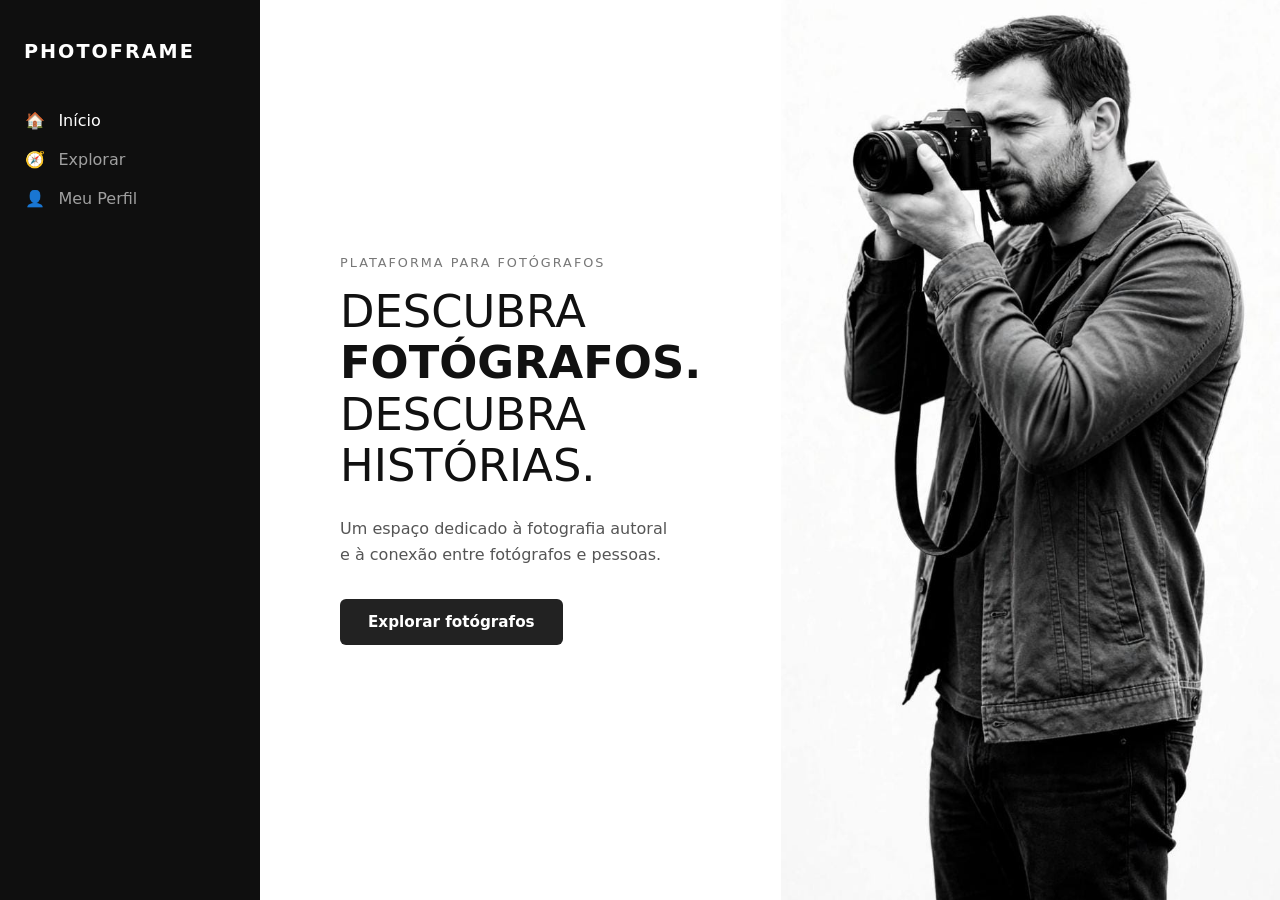
<file: index.html>
<!DOCTYPE html>
<html lang="pt-BR">
<head>
    <meta charset="UTF-8">
    <meta name="viewport" content="width=device-width, initial-scale=1.0">
    <meta name="description" content="PhotoFrame: plataforma para fotógrafos divulgarem seus portfólios e se conectarem com pessoas.">
    <title>PhotoFrame - Início</title>
    <link rel="icon" href="data:image/svg+xml,%3Csvg xmlns='http://www.w3.org/2000/svg' viewBox='0 0 100 100'%3E%3Ctext y='.9em' font-size='90'%3E📷%3C/text%3E%3C/svg%3E">
    <link rel="stylesheet" href="css/style.css">
    <script src="js/script.js" defer></script>
</head>
<body class="home-layout" data-page="home">

    <!-- MENU LATERAL (SIDEBAR) -->
    <aside class="sidebar">
        <div class="logo"><a href="index.html">PHOTOFRAME</a></div>
        <nav class="sidebar-nav" aria-label="Menu principal">
            <a href="index.html" class="active" aria-current="page"><span class="icon" aria-hidden="true">🏠</span> Início</a>
            <a href="explorar.html"><span class="icon" aria-hidden="true">🧭</span> Explorar</a>
            <a href="dashboard.html"><span class="icon" aria-hidden="true">👤</span> Meu Perfil</a>
        </nav>
    </aside>

    <!-- CONTEÚDO PRINCIPAL -->
    <main class="home-hero">
        <div class="hero-content">
            <p class="subtitle">Plataforma para fotógrafos</p>
            <h1>DESCUBRA<br><strong>FOTÓGRAFOS.</strong><br>DESCUBRA HISTÓRIAS.</h1>
            <p class="description">Um espaço dedicado à fotografia autoral<br>e à conexão entre fotógrafos e pessoas.</p>
            <a href="explorar.html" class="btn-primary">Explorar fotógrafos</a>
        </div>
        <div class="hero-image">
            <img src="images/fotografo.png" alt="Fotografia de exibição">
        </div>
    </main>

</body>
</html>
</file>
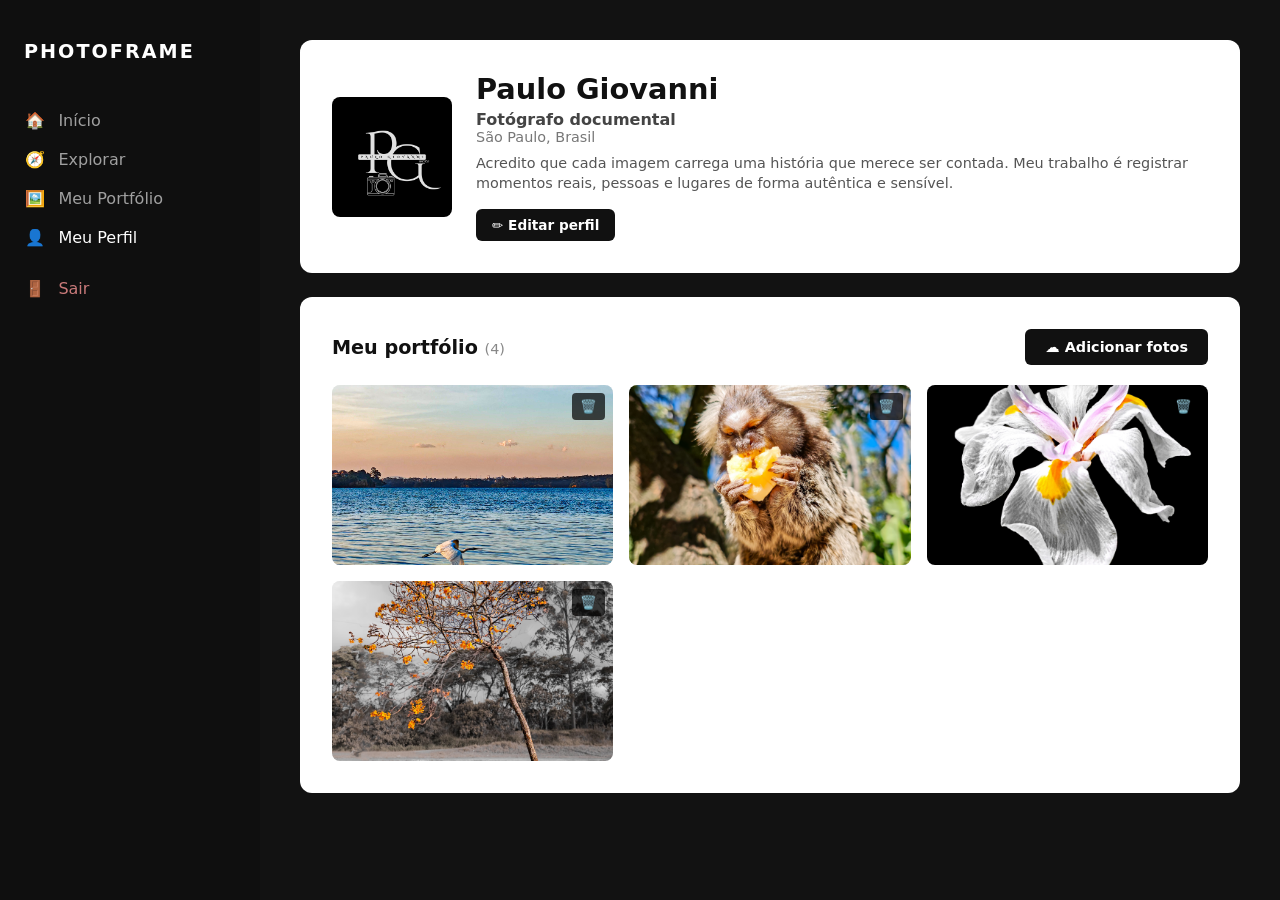
<file: dashboard.html>
<!DOCTYPE html>
<html lang="pt-BR">
<head>
    <meta charset="UTF-8">
    <meta name="viewport" content="width=device-width, initial-scale=1.0">
    <title>PhotoFrame - Painel do Fotógrafo</title>
    <link rel="icon" href="data:image/svg+xml,%3Csvg xmlns='http://www.w3.org/2000/svg' viewBox='0 0 100 100'%3E%3Ctext y='.9em' font-size='90'%3E📷%3C/text%3E%3C/svg%3E">
    <link rel="stylesheet" href="css/style.css">
    <script src="js/script.js" defer></script>
</head>
<body class="dashboard-body" data-page="dashboard">

    <!-- BARRA LATERAL (SIDEBAR) -->
    <aside class="sidebar">
        <div class="logo"><a href="index.html">PHOTOFRAME</a></div>
        <nav class="sidebar-nav" aria-label="Menu principal">
            <a href="index.html"><span class="icon" aria-hidden="true">🏠</span> Início</a>
            <a href="explorar.html"><span class="icon" aria-hidden="true">🧭</span> Explorar</a>
            <a href="perfil.html?id=1"><span class="icon" aria-hidden="true">🖼️</span> Meu Portfólio</a>
            <a href="dashboard.html" class="active" aria-current="page"><span class="icon" aria-hidden="true">👤</span> Meu Perfil</a>
            <a href="index.html" class="logout"><span class="icon" aria-hidden="true">🚪</span> Sair</a>
        </nav>
    </aside>

    <!-- CONTEÚDO PRINCIPAL (DASHBOARD) -->
    <div class="dashboard-container">

        <main class="dashboard-main">

            <!-- HEADER DO PERFIL -->
            <section class="profile-header-card">
                <div class="avatar-container">
                    <img id="avatar-img" class="avatar-img" src="images/logoperfil.png" alt="Foto de perfil">
                    <button type="button" class="avatar-overlay" id="avatar-btn" aria-label="Alterar foto de perfil">
                        <span class="icon" aria-hidden="true">📷</span>
                        <span>Alterar foto</span>
                    </button>
                    <input type="file" id="avatar-input" accept="image/*" hidden>
                </div>

                <div class="profile-header-info">
                    <h1 id="dash-name">Paulo Giovanni</h1>
                    <p class="role" id="dash-role">Fotógrafo documental</p>
                    <p class="location">São Paulo, Brasil</p>
                    <p class="bio-summary" id="dash-bio"></p>
                    <button type="button" class="btn-edit-profile" id="edit-btn">✏️ Editar perfil</button>
                </div>
            </section>

            <!-- SEÇÃO DE GESTÃO DO PORTFÓLIO -->
            <section class="portfolio-manager">
                <div class="portfolio-actions-header">
                    <h2>Meu portfólio <span class="photo-count" id="photo-count"></span></h2>
                    <button type="button" class="btn-add-photos" id="add-photos-btn">☁️ Adicionar fotos</button>
                    <input type="file" id="photos-input" accept="image/*" multiple hidden>
                </div>

                <div class="dashboard-photo-grid" id="dash-grid"></div>
                <p class="empty-state dark-text" id="dash-empty" hidden>Você ainda não adicionou fotos.</p>
            </section>

        </main>

        <!-- PAINEL LATERAL DIREITO (EDIÇÃO) -->
        <aside class="edit-profile-modal" id="edit-panel" aria-labelledby="edit-title" hidden>
            <h2 id="edit-title">Editar Perfil</h2>

            <form class="edit-form" id="edit-form">
                <div class="form-group">
                    <label for="fullname">Nome completo *</label>
                    <input type="text" id="fullname" name="fullname" required minlength="3" maxlength="60" autocomplete="name">
                </div>

                <div class="form-group">
                    <label for="category">Categoria principal *</label>
                    <select id="category" name="category" required>
                        <option value="documental">Fotógrafo documental</option>
                        <option value="retrato">Fotógrafo de retrato</option>
                        <option value="paisagem">Fotógrafo de paisagem</option>
                        <option value="arquitetura">Fotógrafo de arquitetura</option>
                    </select>
                </div>

                <div class="form-group">
                    <label for="phone">Telefone / WhatsApp *</label>
                    <input type="tel" id="phone" name="phone" required
                           pattern="\(?\d{2}\)?\s?\d{4,5}-?\d{4}"
                           placeholder="(11) 98765-4321" autocomplete="tel"
                           title="Use o formato (11) 98765-4321">
                </div>

                <div class="form-group">
                    <label for="bio">Biografia *</label>
                    <textarea id="bio" name="bio" rows="5" maxlength="500" required></textarea>
                    <span class="char-count" id="char-count" aria-live="polite">0/500</span>
                </div>

                <div class="form-buttons">
                    <button type="button" class="btn-cancel" id="cancel-btn">Cancelar</button>
                    <button type="submit" class="btn-save">Salvar</button>
                </div>
            </form>
        </aside>

    </div>

</body>
</html>
</file>
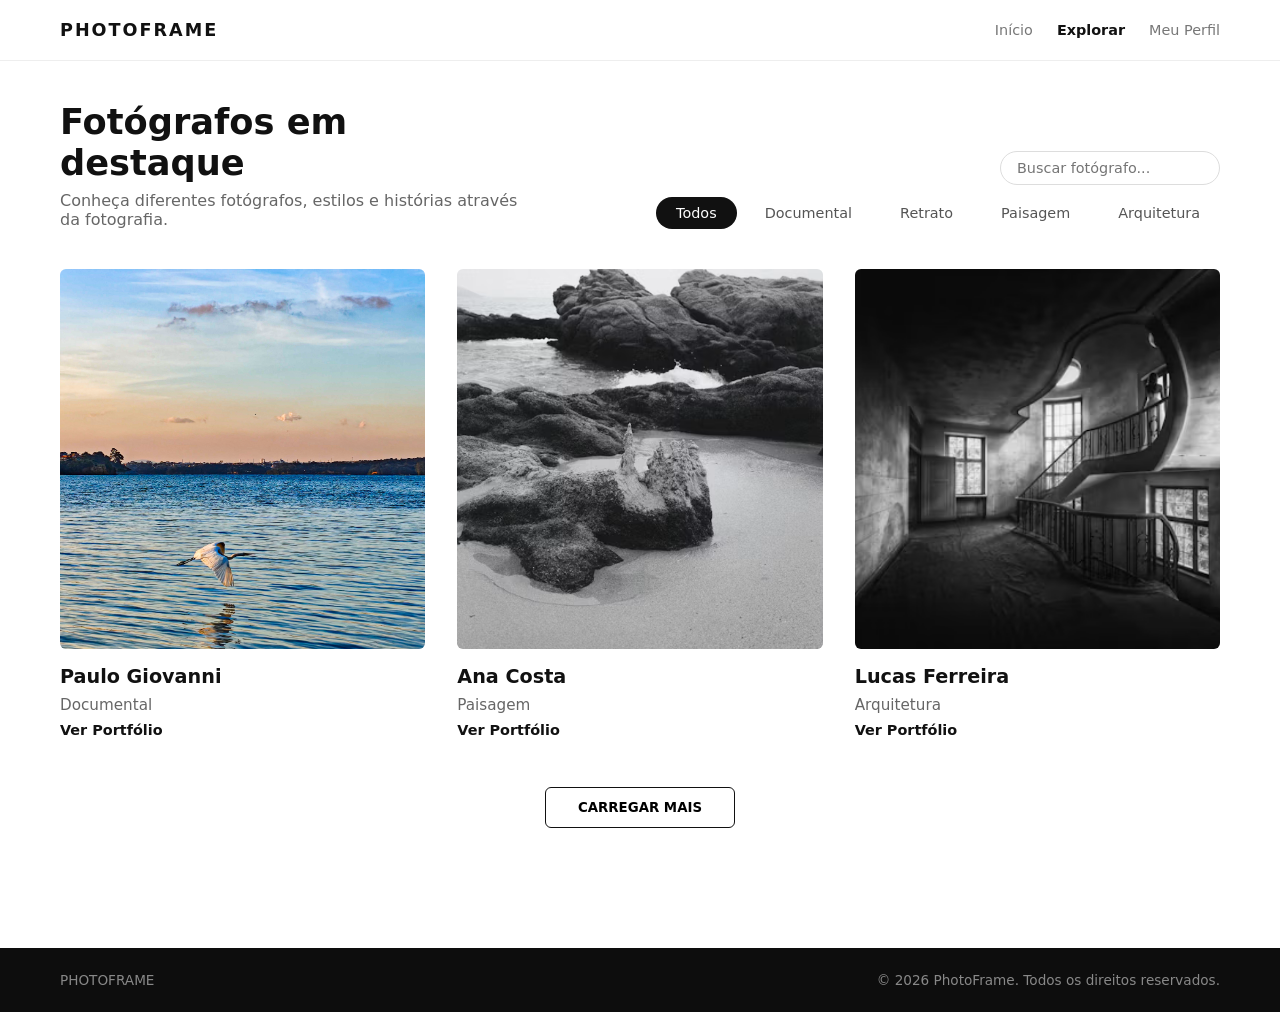
<file: explorar.html>
<!DOCTYPE html>
<html lang="pt-BR">
<head>
    <meta charset="UTF-8">
    <meta name="viewport" content="width=device-width, initial-scale=1.0">
    <meta name="description" content="Explore fotógrafos de diferentes estilos e conheça seus portfólios no PhotoFrame.">
    <title>PhotoFrame - Explorar</title>
    <link rel="icon" href="data:image/svg+xml,%3Csvg xmlns='http://www.w3.org/2000/svg' viewBox='0 0 100 100'%3E%3Ctext y='.9em' font-size='90'%3E📷%3C/text%3E%3C/svg%3E">
    <link rel="stylesheet" href="css/style.css">
    <script src="js/script.js" defer></script>
</head>
<body class="page" data-page="explorar">

    <!-- CABEÇALHO SUPERIOR -->
    <header class="navbar">
        <div class="logo"><a href="index.html">PHOTOFRAME</a></div>
        <nav class="nav-links" aria-label="Menu principal">
            <a href="index.html">Início</a>
            <a href="explorar.html" class="active" aria-current="page">Explorar</a>
            <a href="dashboard.html">Meu Perfil</a>
        </nav>
    </header>

    <main class="container">
        <!-- TÍTULO E FILTROS -->
        <section class="explore-header">
            <div>
                <h1>Fotógrafos em destaque</h1>
                <p>Conheça diferentes fotógrafos, estilos e histórias através da fotografia.</p>
            </div>
            <div class="explore-controls">
                <input type="search" id="search" class="search-input" placeholder="Buscar fotógrafo..." aria-label="Buscar fotógrafo por nome" autocomplete="off">
                <div class="filter-pills" role="group" aria-label="Filtrar por categoria">
                    <button type="button" class="pill active" data-filter="todos" aria-pressed="true">Todos</button>
                    <button type="button" class="pill" data-filter="documental" aria-pressed="false">Documental</button>
                    <button type="button" class="pill" data-filter="retrato" aria-pressed="false">Retrato</button>
                    <button type="button" class="pill" data-filter="paisagem" aria-pressed="false">Paisagem</button>
                    <button type="button" class="pill" data-filter="arquitetura" aria-pressed="false">Arquitetura</button>
                </div>
            </div>
        </section>

        <!-- GRADE DE FOTÓGRAFOS (preenchida pelo JavaScript) -->
        <section class="photographers-grid" id="photographers-grid" aria-live="polite"></section>

        <p class="empty-state" id="empty-state" hidden>Nenhum fotógrafo encontrado para esse filtro.</p>

        <div class="load-more" id="load-more" hidden>
            <button type="button" class="btn-outline" id="load-more-btn">CARREGAR MAIS</button>
        </div>
    </main>

    <footer>
        <span>PHOTOFRAME</span>
        <span>&copy; 2026 PhotoFrame. Todos os direitos reservados.</span>
    </footer>

</body>
</html>
</file>
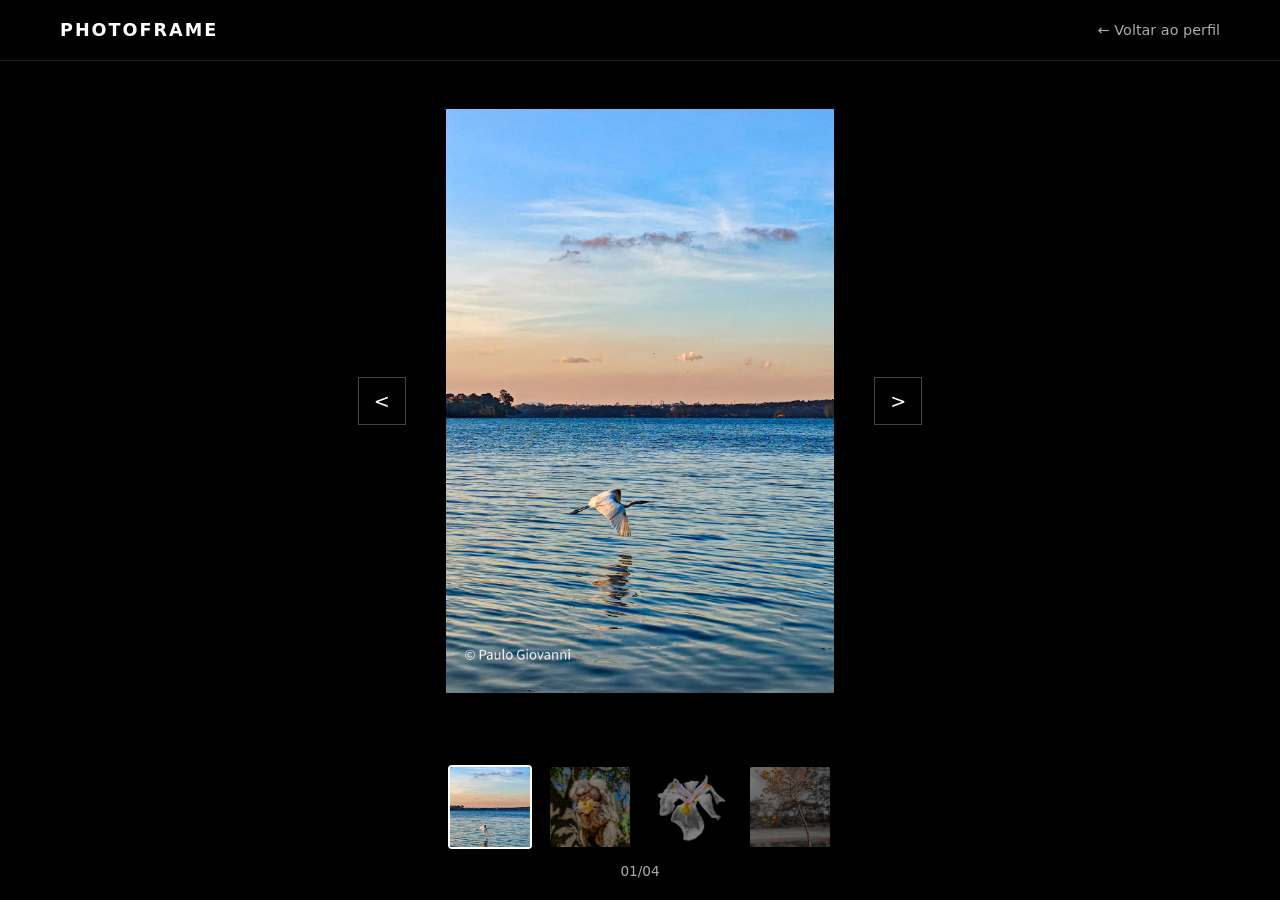
<file: galeria.html>
<!DOCTYPE html>
<html lang="pt-BR">
<head>
    <meta charset="UTF-8">
    <meta name="viewport" content="width=device-width, initial-scale=1.0">
    <title>PhotoFrame - Imagem Expandida</title>
    <link rel="icon" href="data:image/svg+xml,%3Csvg xmlns='http://www.w3.org/2000/svg' viewBox='0 0 100 100'%3E%3Ctext y='.9em' font-size='90'%3E📷%3C/text%3E%3C/svg%3E">
    <link rel="stylesheet" href="css/style.css">
    <script src="js/script.js" defer></script>
</head>
<body class="bg-black-view" data-page="galeria">

    <header class="navbar navbar-dark">
        <div class="logo"><a href="index.html">PHOTOFRAME</a></div>
        <nav class="nav-links" aria-label="Navegação da galeria">
            <a href="perfil.html" id="back-to-profile">← Voltar ao perfil</a>
        </nav>
    </header>

    <main class="lightbox-container">
        <h1 class="sr-only">Galeria de fotos</h1>
        <button type="button" class="nav-arrow left" id="prev-btn" aria-label="Foto anterior">&lt;</button>

        <div class="main-image-view">
            <img id="main-image" src="" alt="Imagem expandida">
            <p class="empty-state" id="gallery-empty" hidden>Nenhuma foto para exibir.</p>
        </div>

        <button type="button" class="nav-arrow right" id="next-btn" aria-label="Próxima foto">&gt;</button>
    </main>

    <div class="thumbnails-bar">
        <div class="thumbs" id="thumbs"></div>
        <span class="counter" id="counter" aria-live="polite">00/00</span>
    </div>

</body>
</html>
</file>
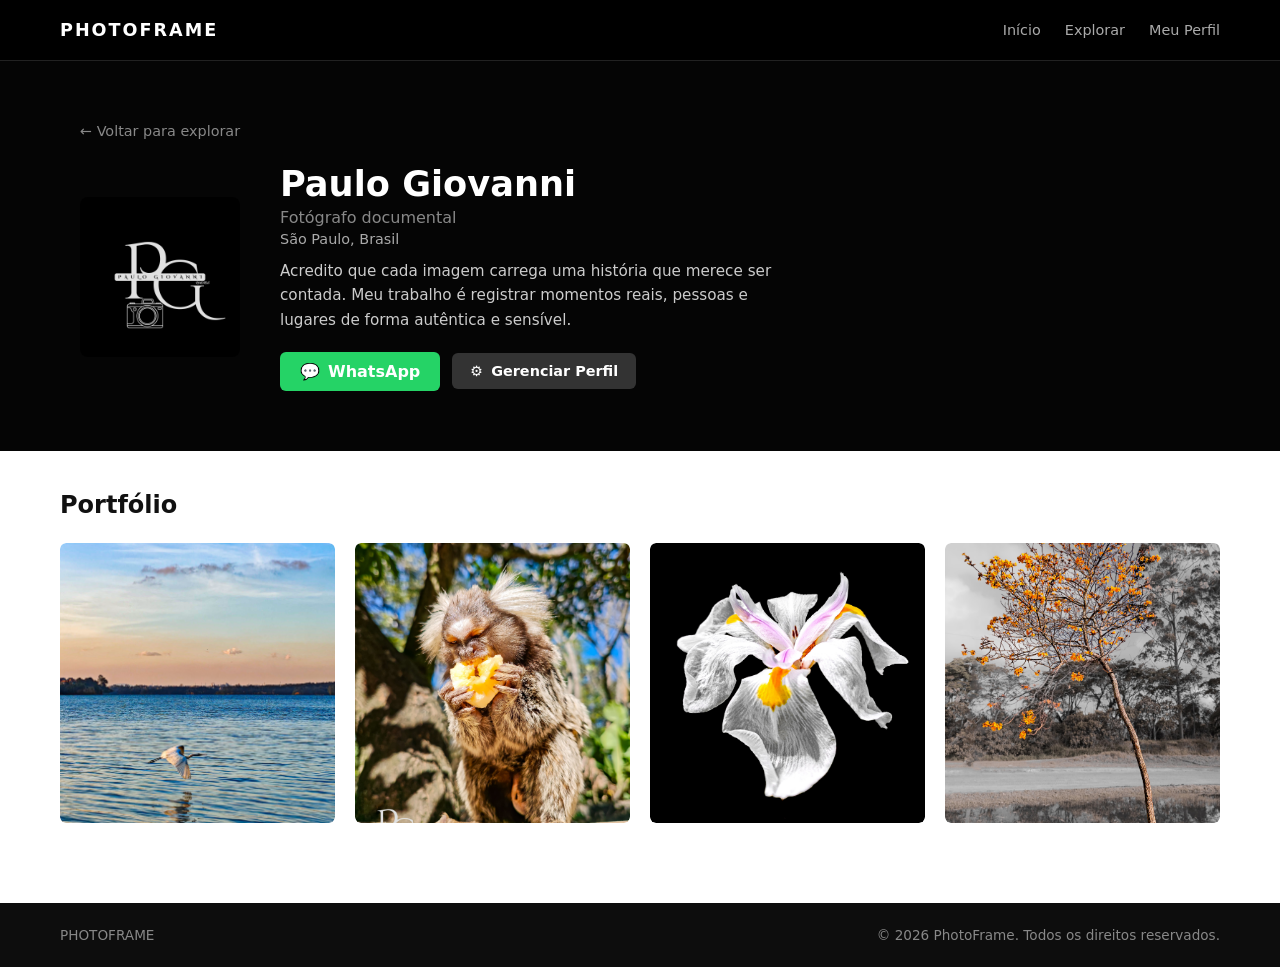
<file: perfil.html>
<!DOCTYPE html>
<html lang="pt-BR">
<head>
    <meta charset="UTF-8">
    <meta name="viewport" content="width=device-width, initial-scale=1.0">
    <meta name="description" content="Portfólio de fotógrafo no PhotoFrame.">
    <title>PhotoFrame - Perfil</title>
    <link rel="icon" href="data:image/svg+xml,%3Csvg xmlns='http://www.w3.org/2000/svg' viewBox='0 0 100 100'%3E%3Ctext y='.9em' font-size='90'%3E📷%3C/text%3E%3C/svg%3E">
    <link rel="stylesheet" href="css/style.css">
    <script src="js/script.js" defer></script>
</head>
<body class="page" data-page="perfil">

    <header class="navbar navbar-dark">
        <div class="logo"><a href="index.html">PHOTOFRAME</a></div>
        <nav class="nav-links" aria-label="Menu principal">
            <a href="index.html">Início</a>
            <a href="explorar.html">Explorar</a>
            <a href="dashboard.html">Meu Perfil</a>
        </nav>
    </header>

    <section class="profile-hero">
        <a href="explorar.html" class="back-link">← Voltar para explorar</a>

        <div class="profile-container" id="profile-container">
            <div class="profile-avatar">
                <img id="profile-avatar-img" src="images/logoperfil.png" alt="">
            </div>
            <div class="profile-info">
                <h1 id="profile-name">Carregando...</h1>
                <p class="subtitle" id="profile-role"></p>
                <p class="location" id="profile-location"></p>
                <p class="bio" id="profile-bio"></p>
                <div class="profile-actions">
                    <a href="https://wa.me/" class="btn-whatsapp" id="btn-whatsapp" target="_blank" rel="noopener noreferrer"><span aria-hidden="true">💬</span> WhatsApp</a>
                    <!-- Aparece só no perfil do "dono" (simulação de login) -->
                    <a href="dashboard.html" class="btn-manage" id="btn-manage" hidden><span aria-hidden="true">⚙️</span> Gerenciar Perfil</a>
                </div>
            </div>
        </div>

        <p class="not-found" id="not-found" hidden>Fotógrafo não encontrado. <a href="explorar.html">Voltar para explorar</a></p>
    </section>

    <main class="container">
        <h2>Portfólio</h2>
        <div class="portfolio-grid" id="portfolio-grid"></div>
        <p class="empty-state" id="portfolio-empty" hidden>Este fotógrafo ainda não publicou fotos.</p>
    </main>

    <footer>
        <span>PHOTOFRAME</span>
        <span>&copy; 2026 PhotoFrame. Todos os direitos reservados.</span>
    </footer>

</body>
</html>
</file>
<file: css/style.css>
/* ==========================================
   1. VARIÁVEIS, RESET GLOBAL E ESTRUTURA
   ========================================== */
:root {
  --bg: #ffffff;
  --text: #111111;
  --muted: #666666;
  --border: #eeeeee;
  --dark: #0f0f0f;
  --radius: 6px;
  --whatsapp: #25d366;
  --focus: #2563eb;
}

*, *::before, *::after {
  box-sizing: border-box;
  margin: 0;
  padding: 0;
}

html {
  width: 100%;
}

body {
  width: 100%;
  min-height: 100vh;
  font-family: 'Inter', system-ui, -apple-system, BlinkMacSystemFont, sans-serif;
  background-color: var(--bg);
  color: var(--text);
}

img {
  max-width: 100%;
  display: block;
  object-fit: cover;
}

a {
  text-decoration: none;
  color: inherit;
}

button {
  font-family: inherit;
}

/* Atributo hidden sempre vence (mesmo em elementos com display definido) */
[hidden] {
  display: none !important;
}

/* Foco visível para navegação por teclado */
:focus-visible {
  outline: 2px solid var(--focus);
  outline-offset: 2px;
}

/* Páginas com rodapé: o rodapé fica sempre no fim da tela */
body.page {
  display: flex;
  flex-direction: column;
}

body.page main {
  flex: 1;
  width: 100%;
}

/* Texto só para leitores de tela */
.sr-only {
  position: absolute;
  width: 1px;
  height: 1px;
  overflow: hidden;
  clip: rect(0 0 0 0);
  white-space: nowrap;
}

.empty-state {
  color: var(--muted);
  text-align: center;
  padding: 40px 0;
}

.empty-state.dark-text {
  padding: 24px 0;
}

/* ==========================================
   2. NAVBAR PADRÃO (explorar, perfil, galeria)
   ========================================== */
header.navbar {
  display: flex;
  justify-content: space-between;
  align-items: center;
  padding: 20px 60px;
  background-color: #ffffff;
  border-bottom: 1px solid var(--border);
}

header.navbar-dark {
  background-color: #000000;
  color: #ffffff;
  border-bottom: 1px solid #222222;
}

header .logo a {
  font-weight: 800;
  font-size: 1.1rem;
  letter-spacing: 2px;
}

header .nav-links {
  display: flex;
  gap: 24px;
}

header .nav-links a {
  font-size: 0.9rem;
  font-weight: 500;
  color: #777777;
  transition: color 0.2s;
}

header.navbar-dark .nav-links a {
  color: #aaaaaa;
}

header .nav-links a:hover,
header .nav-links a.active {
  color: #111111;
  font-weight: 700;
}

header.navbar-dark .nav-links a:hover,
header.navbar-dark .nav-links a.active {
  color: #ffffff;
}

/* ==========================================
   3. HOME / INÍCIO (index.html)
   ========================================== */
body.home-layout {
  display: flex;
  height: 100vh;
  height: 100dvh;
  overflow: hidden; /* trava o scroll na Home (somente no desktop) */
}

/* Sidebar esquerda (usada na Home e no Dashboard) */
.sidebar {
  width: 260px;
  height: 100vh;
  height: 100dvh;
  background-color: var(--dark);
  color: #ffffff;
  padding: 40px 24px;
  display: flex;
  flex-direction: column;
  flex-shrink: 0;
}

.sidebar .logo {
  font-size: 1.2rem;
  font-weight: 800;
  letter-spacing: 2px;
  margin-bottom: 48px;
}

.sidebar-nav {
  display: flex;
  flex-direction: column;
  gap: 20px;
}

.sidebar-nav a {
  color: #a0a0a0;
  display: flex;
  align-items: center;
  gap: 12px;
  font-weight: 500;
  transition: color 0.2s;
}

.sidebar-nav a:hover,
.sidebar-nav a.active {
  color: #ffffff;
}

.sidebar-nav a.logout {
  margin-top: 12px;
  color: #c97a7a;
}

.sidebar-nav a.logout:hover {
  color: #ff9d9d;
}

.sidebar-nav .icon {
  width: 1.4em;
  text-align: center;
}

/* Hero */
.home-hero {
  flex: 1;
  display: flex;
  align-items: center;
  justify-content: space-between;
  height: 100%;
  min-width: 0;
}

.hero-content {
  flex: 1;
  padding: 0 80px;
  max-width: 550px;
}

.hero-content .subtitle {
  font-size: 0.8rem;
  letter-spacing: 2px;
  color: #777777;
  text-transform: uppercase;
  margin-bottom: 16px;
}

.hero-content h1 {
  font-size: 2.8rem;
  line-height: 1.15;
  font-weight: 300;
  margin-bottom: 24px;
}

.hero-content h1 strong {
  font-weight: 800;
}

.hero-content .description {
  color: #555555;
  font-size: 1rem;
  line-height: 1.6;
  margin-bottom: 32px;
}

.btn-primary {
  display: inline-block;
  background-color: #222222;
  color: #ffffff;
  padding: 14px 28px;
  border-radius: var(--radius);
  font-weight: 600;
  font-size: 0.95rem;
  transition: background-color 0.2s, transform 0.2s;
}

.btn-primary:hover {
  background-color: #000000;
  transform: translateY(-1px);
}

.hero-image {
  width: 50%;
  height: 100%;
  overflow: hidden;
}

.hero-image img {
  width: 100%;
  height: 100%;
  object-fit: cover;
}

/* ==========================================
   4. EXPLORAR (explorar.html)
   ========================================== */
main.container {
  max-width: 1300px;
  margin: 0 auto;
  padding: 40px 60px 80px 60px;
}

main.container h2 {
  font-size: 1.5rem;
}

.explore-header {
  display: flex;
  justify-content: space-between;
  align-items: flex-end;
  gap: 24px;
  margin-bottom: 40px;
}

.explore-header h1 {
  font-size: 2.2rem;
  font-weight: 700;
  margin-bottom: 8px;
}

.explore-header p {
  color: var(--muted);
}

.explore-controls {
  display: flex;
  flex-wrap: wrap;
  align-items: center;
  justify-content: flex-end;
  gap: 12px;
}

.search-input {
  padding: 8px 16px;
  border: 1px solid #dddddd;
  border-radius: 20px;
  font-size: 0.9rem;
  width: 220px;
  font-family: inherit;
}

.search-input:focus {
  border-color: var(--focus);
}

.filter-pills {
  display: flex;
  flex-wrap: wrap;
  gap: 8px;
}

.pill {
  padding: 8px 20px;
  border: none;
  background: transparent;
  border-radius: 20px;
  font-weight: 500;
  font-size: 0.9rem;
  cursor: pointer;
  color: #555555;
  transition: background-color 0.2s, color 0.2s;
}

.pill:hover {
  background-color: #f0f0f0;
}

.pill.active {
  background-color: #111111;
  color: #ffffff;
}

/* Grid de fotógrafos */
.photographers-grid {
  display: grid;
  grid-template-columns: repeat(3, 1fr);
  gap: 32px;
  margin-bottom: 48px;
}

.photographers-grid .card {
  display: flex;
  flex-direction: column;
  gap: 8px;
}

.photographers-grid .card img {
  width: 100%;
  height: 380px;
  object-fit: cover;
  border-radius: var(--radius);
  transition: transform 0.3s, box-shadow 0.3s;
}

.photographers-grid .card:hover img {
  transform: translateY(-4px);
  box-shadow: 0 10px 24px rgba(0, 0, 0, 0.18);
}

.photographers-grid .card h3 {
  font-size: 1.2rem;
  margin-top: 8px;
}

.photographers-grid .card .category {
  color: var(--muted);
  font-size: 0.95rem;
}

.photographers-grid .card .link-portfolio {
  font-weight: 600;
  font-size: 0.9rem;
  color: #111111;
  align-self: flex-start;
  border-bottom: 1px solid transparent;
}

.photographers-grid .card .link-portfolio:hover {
  border-bottom-color: #111111;
}

.load-more {
  text-align: center;
  margin: 40px 0;
}

.btn-outline {
  background: transparent;
  border: 1px solid #111111;
  padding: 12px 32px;
  border-radius: var(--radius);
  font-weight: 700;
  cursor: pointer;
  transition: background-color 0.2s, color 0.2s;
}

.btn-outline:hover {
  background-color: #111111;
  color: #ffffff;
}

/* ==========================================
   5. PERFIL DO FOTÓGRAFO (perfil.html)
   ========================================== */
.profile-hero {
  background-color: #050505;
  color: #ffffff;
  padding: 60px 80px;
}

.back-link {
  color: #888888;
  font-size: 0.9rem;
  display: inline-block;
  margin-bottom: 24px;
  transition: color 0.2s;
}

.back-link:hover {
  color: #ffffff;
}

.profile-container {
  display: flex;
  gap: 40px;
  align-items: center;
}

.profile-avatar {
  width: 160px;
  height: 160px;
  flex-shrink: 0;
  border-radius: 8px;
  overflow: hidden;
  background-color: #1a1a1a;
}

.profile-avatar img {
  width: 100%;
  height: 100%;
  object-fit: cover;
}

.profile-info h1 {
  font-size: 2.2rem;
  margin-bottom: 4px;
}

.profile-info .subtitle {
  color: #888888;
  margin-bottom: 4px;
}

.profile-info .location {
  color: #aaaaaa;
  font-size: 0.9rem;
  margin-bottom: 12px;
}

.profile-info .bio {
  color: #cccccc;
  line-height: 1.6;
  font-size: 0.95rem;
  max-width: 500px;
  margin-bottom: 20px;
}

.profile-actions {
  display: flex;
  flex-wrap: wrap;
  gap: 12px;
  align-items: center;
}

.btn-whatsapp {
  background-color: var(--whatsapp);
  color: #ffffff;
  padding: 10px 20px;
  border-radius: var(--radius);
  font-weight: 600;
  display: inline-flex;
  align-items: center;
  gap: 8px;
  transition: filter 0.2s;
}

.btn-whatsapp:hover {
  filter: brightness(0.92);
}

.btn-manage {
  background-color: #333333;
  color: #ffffff;
  padding: 10px 18px;
  border-radius: var(--radius);
  font-size: 0.9rem;
  font-weight: 600;
  display: inline-flex;
  align-items: center;
  gap: 8px;
  transition: background-color 0.2s;
}

.btn-manage:hover {
  background-color: #4a4a4a;
}

.not-found {
  color: #cccccc;
}

.not-found a {
  text-decoration: underline;
}

/* Grid do portfólio */
.portfolio-grid {
  display: grid;
  grid-template-columns: repeat(4, 1fr);
  gap: 20px;
  margin-top: 24px;
}

.portfolio-grid a {
  display: block;
  border-radius: var(--radius);
  overflow: hidden;
}

.portfolio-grid img {
  width: 100%;
  height: 280px;
  object-fit: cover;
  border-radius: var(--radius);
  transition: transform 0.3s;
}

.portfolio-grid a:hover img {
  transform: scale(1.04);
}

/* ==========================================
   6. DASHBOARD (dashboard.html)
   ========================================== */
body.dashboard-body {
  display: flex;
  height: 100vh;
  height: 100dvh;
  background-color: #121212;
  color: #ffffff;
  overflow: hidden;
}

.dashboard-container {
  flex: 1;
  min-width: 0;
  display: flex;
  height: 100%;
}

/* Área principal: os dois cartões brancos empilhados */
.dashboard-main {
  flex: 1;
  min-width: 0;
  padding: 40px;
  display: flex;
  flex-direction: column;
  gap: 24px;
  overflow-y: auto;
}

/* Cartão do perfil */
.profile-header-card {
  background-color: #ffffff;
  color: #111111;
  border-radius: 12px;
  padding: 32px;
  display: flex;
  gap: 24px;
  align-items: center;
}

.avatar-container {
  position: relative;
  width: 120px;
  height: 120px;
  border-radius: 8px;
  overflow: hidden;
  flex-shrink: 0;
  background-color: #e5e5e5;
}

.avatar-img {
  width: 100%;
  height: 100%;
  object-fit: cover;
}

.avatar-overlay {
  position: absolute;
  inset: 0;
  width: 100%;
  background: rgba(0, 0, 0, 0.6);
  border: none;
  display: flex;
  flex-direction: column;
  align-items: center;
  justify-content: center;
  color: #ffffff;
  font-size: 0.75rem;
  cursor: pointer;
  text-align: center;
  padding: 4px;
  opacity: 0;
  transition: opacity 0.2s;
}

.avatar-container:hover .avatar-overlay,
.avatar-overlay:focus-visible {
  opacity: 1;
}

/* Em telas de toque não existe hover: mantém o botão sempre visível */
@media (hover: none) {
  .avatar-overlay {
    opacity: 1;
    background: rgba(0, 0, 0, 0.45);
  }
}

.profile-header-info h1 {
  font-size: 1.8rem;
  margin-bottom: 4px;
}

.profile-header-info .role {
  font-weight: 600;
  color: #444444;
}

.profile-header-info .location {
  color: #777777;
  font-size: 0.9rem;
  margin-bottom: 8px;
}

.profile-header-info .bio-summary {
  font-size: 0.9rem;
  color: #555555;
  line-height: 1.4;
  margin-bottom: 16px;
}

.btn-edit-profile {
  background-color: #111111;
  color: #ffffff;
  border: none;
  padding: 8px 16px;
  border-radius: var(--radius);
  font-weight: 600;
  font-size: 0.85rem;
  cursor: pointer;
  transition: background-color 0.2s;
}

.btn-edit-profile:hover {
  background-color: #333333;
}

/* Gestão de fotos */
.portfolio-manager {
  background-color: #ffffff;
  color: #111111;
  border-radius: 12px;
  padding: 32px;
}

.portfolio-actions-header {
  display: flex;
  flex-wrap: wrap;
  justify-content: space-between;
  align-items: center;
  gap: 12px;
  margin-bottom: 20px;
}

.portfolio-actions-header h2 {
  font-size: 1.2rem;
}

.photo-count {
  color: #888888;
  font-weight: 400;
  font-size: 0.9rem;
}

.btn-add-photos {
  background-color: #111111;
  color: #ffffff;
  border: none;
  padding: 10px 20px;
  border-radius: var(--radius);
  font-weight: 600;
  font-size: 0.9rem;
  cursor: pointer;
  transition: background-color 0.2s;
}

.btn-add-photos:hover {
  background-color: #333333;
}

.dashboard-photo-grid {
  display: grid;
  grid-template-columns: repeat(3, 1fr);
  gap: 16px;
}

.dash-photo-item {
  position: relative;
  height: 180px;
  border-radius: 8px;
  overflow: hidden;
  background-color: #eeeeee;
}

.dash-photo-item img {
  width: 100%;
  height: 100%;
  object-fit: cover;
}

.btn-delete-photo {
  position: absolute;
  top: 8px;
  right: 8px;
  background: rgba(0, 0, 0, 0.7);
  color: #ffffff;
  border: none;
  padding: 6px 8px;
  border-radius: 4px;
  cursor: pointer;
  transition: background-color 0.2s;
}

.btn-delete-photo:hover {
  background: #b91c1c;
}

/* Painel de edição lateral (escuro) */
.edit-profile-modal {
  width: 340px;
  flex-shrink: 0;
  align-self: flex-start;
  max-height: calc(100% - 80px);
  overflow-y: auto;
  margin: 40px 40px 40px 0;
  background-color: #1e1e1e;
  border-radius: 12px;
  padding: 32px;
}

.edit-profile-modal h2 {
  font-size: 1.3rem;
  margin-bottom: 20px;
}

.edit-form .form-group {
  margin-bottom: 16px;
}

.edit-form label {
  display: block;
  font-size: 0.85rem;
  color: #aaaaaa;
  margin-bottom: 6px;
}

.edit-form input,
.edit-form select,
.edit-form textarea {
  width: 100%;
  background-color: #2a2a2a;
  border: 1px solid #333333;
  color: #ffffff;
  padding: 10px 12px;
  border-radius: var(--radius);
  font-family: inherit;
  font-size: 0.95rem;
}

.edit-form input:invalid:not(:placeholder-shown),
.edit-form textarea:invalid:not(:placeholder-shown) {
  border-color: #b91c1c;
}

.edit-form textarea {
  resize: vertical;
}

.char-count {
  display: block;
  text-align: right;
  font-size: 0.75rem;
  color: #888888;
  margin-top: 4px;
}

.form-buttons {
  display: flex;
  gap: 12px;
  margin-top: 20px;
}

.btn-cancel {
  flex: 1;
  background: transparent;
  border: 1px solid #444444;
  color: #ffffff;
  padding: 10px;
  border-radius: var(--radius);
  font-weight: 600;
  cursor: pointer;
}

.btn-cancel:hover {
  background-color: #2a2a2a;
}

.btn-save {
  flex: 1;
  background-color: #ffffff;
  border: none;
  color: #111111;
  padding: 10px;
  border-radius: var(--radius);
  font-weight: 700;
  cursor: pointer;
}

.btn-save:hover {
  background-color: #e0e0e0;
}

/* ==========================================
   7. GALERIA / LIGHTBOX (galeria.html)
   ========================================== */
body.bg-black-view {
  background-color: #000000;
  color: #ffffff;
  height: 100vh;
  height: 100dvh;
  display: flex;
  flex-direction: column;
  overflow: hidden;
}

.lightbox-container {
  display: flex;
  align-items: center;
  justify-content: center;
  gap: 40px;
  flex: 1;
  min-height: 0;
}

.main-image-view {
  display: flex;
  align-items: center;
  justify-content: center;
}

.main-image-view img {
  max-width: 70vw;
  max-height: 65vh;
  object-fit: contain;
}

.nav-arrow {
  background: transparent;
  border: 1px solid #444444;
  color: #ffffff;
  width: 48px;
  height: 48px;
  flex-shrink: 0;
  cursor: pointer;
  font-size: 1.2rem;
  transition: background-color 0.2s;
}

.nav-arrow:hover {
  background-color: #222222;
}

.thumbnails-bar {
  padding: 20px;
  text-align: center;
}

.thumbs {
  display: flex;
  gap: 16px;
  margin-bottom: 8px;
  padding: 4px;
  overflow-x: auto;
}

/* Centraliza quando cabe e permite rolar quando há muitas miniaturas */
.thumbs .thumb:first-child {
  margin-left: auto;
}

.thumbs .thumb:last-child {
  margin-right: auto;
}

.thumb {
  flex-shrink: 0;
  padding: 0;
  background: none;
  border: 2px solid transparent;
  border-radius: 4px;
  opacity: 0.5;
  cursor: pointer;
  transition: opacity 0.2s;
}

.thumb:hover {
  opacity: 0.8;
}

.thumb img {
  width: 80px;
  height: 80px;
  object-fit: cover;
  border-radius: 2px;
}

.thumb.active-thumb {
  opacity: 1;
  border-color: #ffffff;
}

.counter {
  font-size: 0.85rem;
  color: #aaaaaa;
}

/* ==========================================
   8. RODAPÉ
   ========================================== */
footer {
  background-color: #0d0d0d;
  color: #888888;
  padding: 24px 60px;
  display: flex;
  justify-content: space-between;
  align-items: center;
  gap: 12px;
  font-size: 0.85rem;
}

/* ==========================================
   9. MENSAGEM TEMPORÁRIA (TOAST)
   ========================================== */
.toast {
  position: fixed;
  left: 50%;
  bottom: 24px;
  transform: translate(-50%, 20px);
  background-color: #ffffff;
  color: #111111;
  padding: 12px 20px;
  border-radius: 8px;
  font-size: 0.9rem;
  font-weight: 600;
  box-shadow: 0 8px 24px rgba(0, 0, 0, 0.35);
  opacity: 0;
  pointer-events: none;
  transition: opacity 0.25s, transform 0.25s;
  z-index: 100;
}

.toast.show {
  opacity: 1;
  transform: translate(-50%, 0);
}

/* ==========================================
   10. RESPONSIVIDADE
   ========================================== */

/* Painel de edição vira gaveta sobre o conteúdo */
@media (max-width: 1100px) {
  .edit-profile-modal {
    position: fixed;
    top: 0;
    right: 0;
    bottom: 0;
    width: min(380px, 100%);
    max-height: none;
    margin: 0;
    border-radius: 0;
    z-index: 50;
    box-shadow: -12px 0 32px rgba(0, 0, 0, 0.5);
  }
}

@media (max-width: 900px) {
  /* Home e Dashboard deixam de travar a altura */
  body.home-layout,
  body.dashboard-body {
    flex-direction: column;
    height: auto;
    min-height: 100vh;
    overflow: auto;
  }

  /* Sidebar vira barra superior */
  .sidebar {
    width: 100%;
    height: auto;
    padding: 16px 20px;
    flex-direction: row;
    flex-wrap: wrap;
    align-items: center;
    justify-content: space-between;
    gap: 12px;
  }

  .sidebar .logo {
    margin-bottom: 0;
  }

  .sidebar-nav {
    flex-direction: row;
    flex-wrap: wrap;
    gap: 8px 18px;
  }

  .sidebar-nav a.logout {
    margin-top: 0;
  }

  /* Home */
  .home-hero {
    flex-direction: column-reverse;
    height: auto;
    align-items: stretch;
  }

  .hero-content {
    max-width: none;
    padding: 32px 24px 48px;
  }

  .hero-content h1 {
    font-size: 2.2rem;
  }

  .hero-image {
    width: 100%;
    height: 300px;
  }

  /* Navbar e rodapé */
  header.navbar {
    padding: 16px 20px;
  }

  footer {
    padding: 20px;
  }

  /* Explorar */
  main.container {
    padding: 32px 20px 60px;
  }

  .explore-header {
    flex-direction: column;
    align-items: flex-start;
  }

  .explore-controls {
    justify-content: flex-start;
    width: 100%;
  }

  .search-input {
    width: 100%;
  }

  .photographers-grid {
    grid-template-columns: repeat(2, 1fr);
    gap: 24px;
  }

  .photographers-grid .card img {
    height: 300px;
  }

  /* Perfil */
  .profile-hero {
    padding: 40px 20px;
  }

  .profile-container {
    flex-direction: column;
    align-items: flex-start;
    gap: 24px;
  }

  .portfolio-grid {
    grid-template-columns: repeat(2, 1fr);
  }

  /* Dashboard */
  .dashboard-container {
    height: auto;
  }

  .dashboard-main {
    padding: 20px;
    overflow: visible;
  }

  .profile-header-card {
    flex-direction: column;
    align-items: flex-start;
    padding: 24px;
  }

  .portfolio-manager {
    padding: 24px;
  }

  .dashboard-photo-grid {
    grid-template-columns: repeat(2, 1fr);
  }

  /* Galeria */
  .lightbox-container {
    gap: 8px;
    padding: 0 8px;
  }

  .main-image-view img {
    max-width: calc(100vw - 120px);
  }

  .nav-arrow {
    width: 40px;
    height: 40px;
  }
}

@media (max-width: 600px) {
  .photographers-grid {
    grid-template-columns: 1fr;
  }

  .photographers-grid .card img {
    height: 340px;
  }

  .portfolio-grid img {
    height: 200px;
  }

  .dash-photo-item {
    height: 140px;
  }

  header .nav-links {
    gap: 14px;
  }

  footer {
    flex-direction: column;
    text-align: center;
  }

  .thumb img {
    width: 56px;
    height: 56px;
  }
}

/* Respeita quem prefere menos animações */
@media (prefers-reduced-motion: reduce) {
  *, *::before, *::after {
    transition: none !important;
    animation: none !important;
  }
}
</file>
